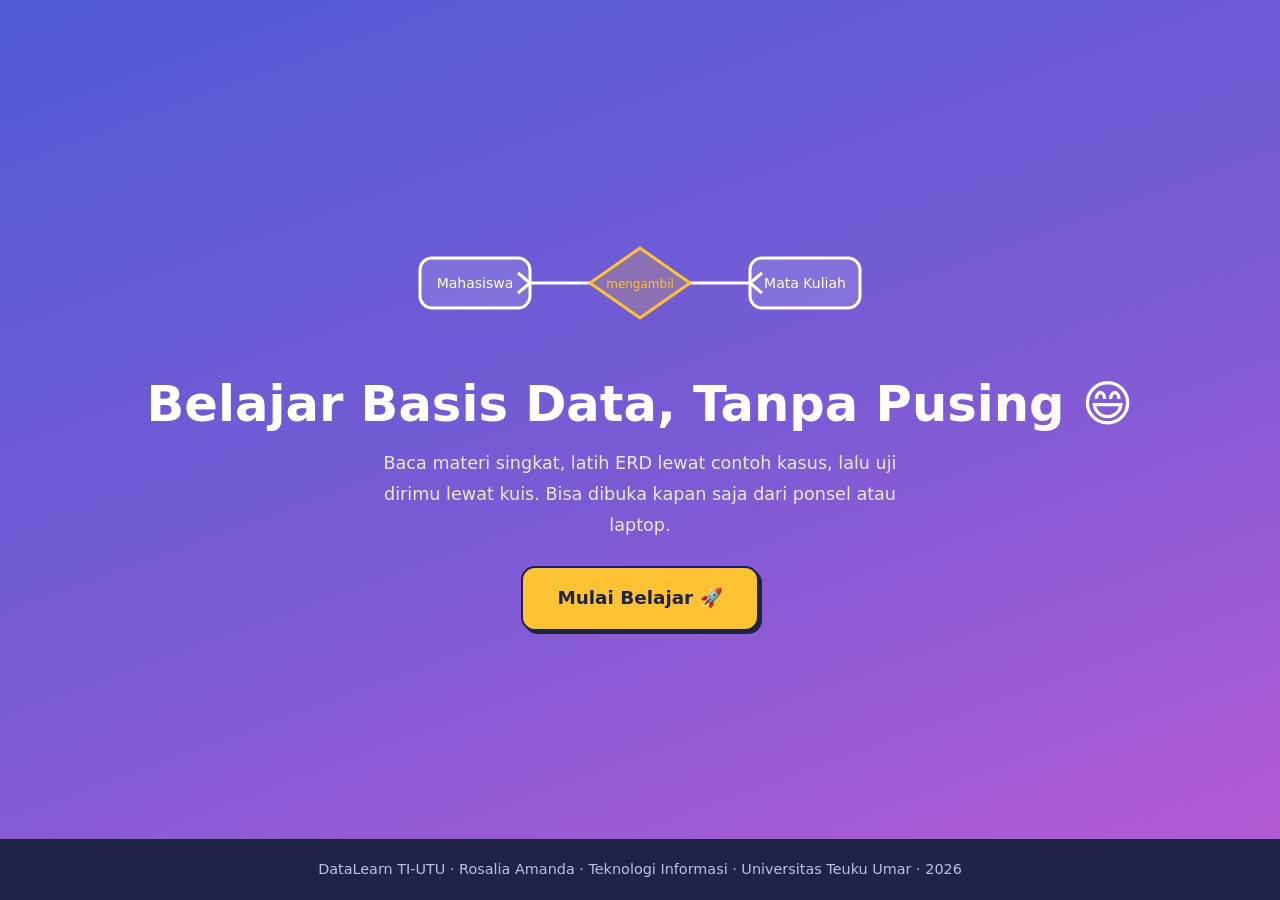
<file: index.html>
<!DOCTYPE html><html lang="id"><head><meta charset="UTF-8"><meta name="viewport" content="width=device-width,initial-scale=1"><title>DataLearn TI-UTU</title><link rel="stylesheet" href="css/style.css"></head>
<body><main class="pembuka">
<svg viewBox="0 0 460 150" fill="none" stroke="#fff" stroke-width="3" aria-hidden="true"><rect x="10" y="50" width="110" height="50" rx="12" fill="#ffffff22"/><rect x="340" y="50" width="110" height="50" rx="12" fill="#ffffff22"/><path d="M120 75h60M280 75h60"/><path d="M180 75l50-35 50 35-50 35z" stroke="#FFC233" fill="#FFC23333"/><path d="M120 75l-12-10M120 75l-12 10M340 75l12-10M340 75l12 10"/><text x="65" y="80" fill="#fff" stroke="none" font-size="14" text-anchor="middle">Mahasiswa</text><text x="395" y="80" fill="#fff" stroke="none" font-size="14" text-anchor="middle">Mata Kuliah</text><text x="230" y="80" fill="#FFC233" stroke="none" font-size="12" text-anchor="middle">mengambil</text></svg>
<h1>Belajar Basis Data, Tanpa Pusing 😄</h1><p>Baca materi singkat, latih ERD lewat contoh kasus, lalu uji dirimu lewat kuis. Bisa dibuka kapan saja dari ponsel atau laptop.</p>
<a class="btn" href="beranda.html">Mulai Belajar 🚀</a></main>
<footer>DataLearn TI-UTU · Rosalia Amanda · Teknologi Informasi · Universitas Teuku Umar · 2026</footer></body></html>
</file>
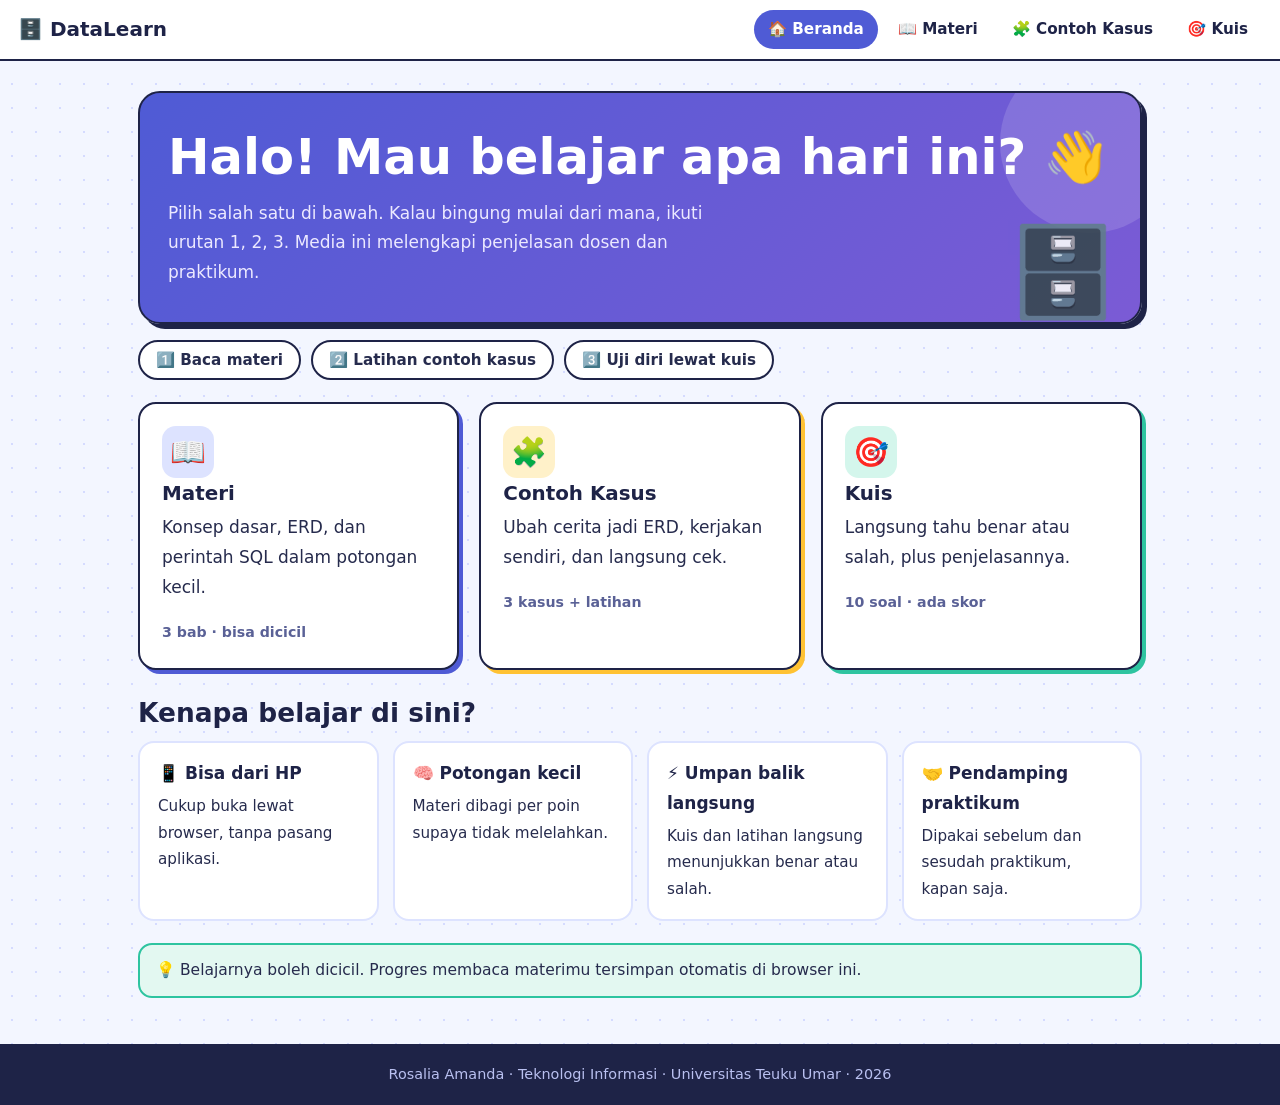
<file: beranda.html>
<!DOCTYPE html><html lang="id"><head><meta charset="UTF-8"><meta name="viewport" content="width=device-width,initial-scale=1"><title>Beranda | DataLearn</title><link rel="stylesheet" href="css/style.css"></head>
<body><main>
<section class="hero"><span class="hero-ik">🗄️</span><h1>Halo! Mau belajar apa hari ini? 👋</h1><p>Pilih salah satu di bawah. Kalau bingung mulai dari mana, ikuti urutan 1, 2, 3. Media ini melengkapi penjelasan dosen dan praktikum.</p></section>
<ul class="alur"><li>1️⃣ Baca materi</li><li>2️⃣ Latihan contoh kasus</li><li>3️⃣ Uji diri lewat kuis</li></ul>
<div class="grid">
<a class="kartu" href="materi.html"><span class="ik">📖</span><h3>Materi</h3><p>Konsep dasar, ERD, dan perintah SQL dalam potongan kecil.</p><small>3 bab · bisa dicicil</small></a>
<a class="kartu k2" href="kasus.html"><span class="ik">🧩</span><h3>Contoh Kasus</h3><p>Ubah cerita jadi ERD, kerjakan sendiri, dan langsung cek.</p><small>3 kasus + latihan</small></a>
<a class="kartu k3" href="kuis.html"><span class="ik">🎯</span><h3>Kuis</h3><p>Langsung tahu benar atau salah, plus penjelasannya.</p><small>10 soal · ada skor</small></a>
</div>
<h2 style="margin-top:26px">Kenapa belajar di sini?</h2><div class="fitur"><div><b>📱 Bisa dari HP</b><p>Cukup buka lewat browser, tanpa pasang aplikasi.</p></div><div><b>🧠 Potongan kecil</b><p>Materi dibagi per poin supaya tidak melelahkan.</p></div><div><b>⚡ Umpan balik langsung</b><p>Kuis dan latihan langsung menunjukkan benar atau salah.</p></div><div><b>🤝 Pendamping praktikum</b><p>Dipakai sebelum dan sesudah praktikum, kapan saja.</p></div></div><div class="tip">Belajarnya boleh dicicil. Progres membaca materimu tersimpan otomatis di browser ini.</div>
</main>
<script src="js/materi.js"></script><script src="js/app.js"></script></body></html>
</file>
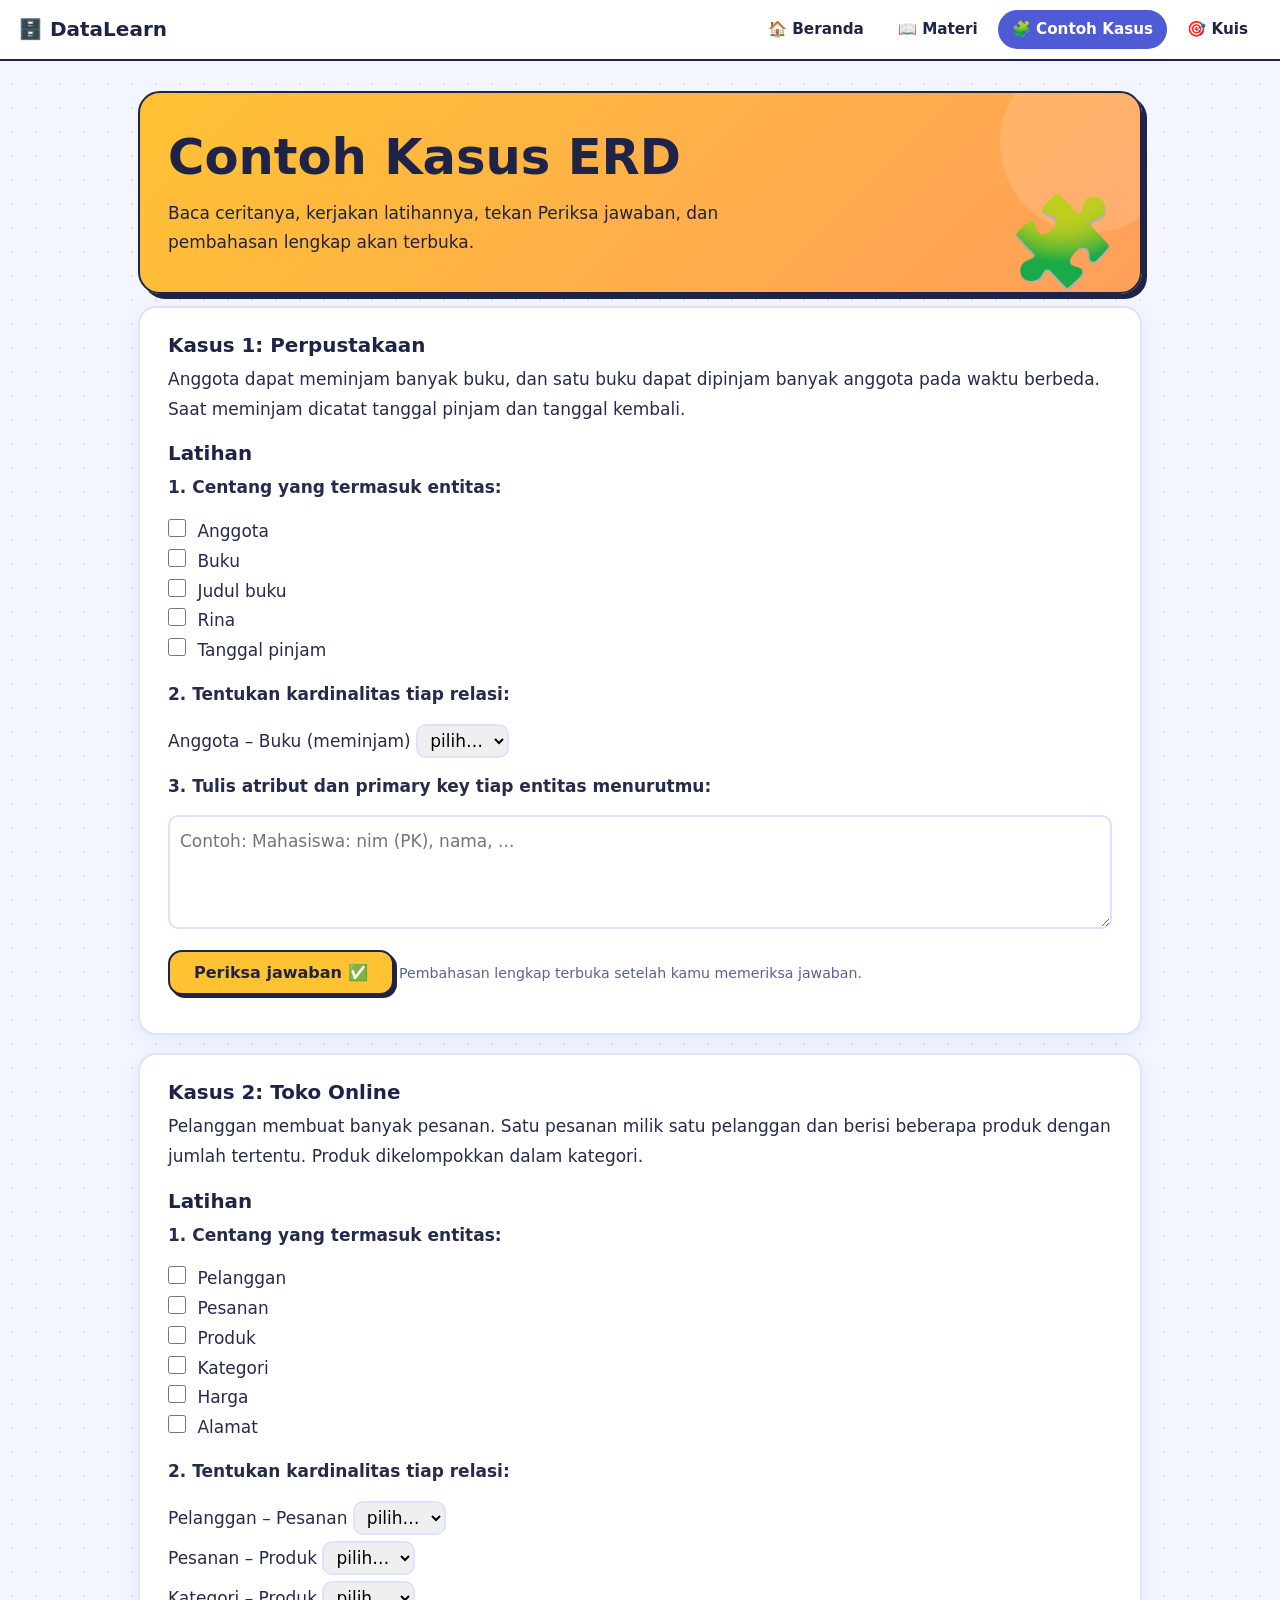
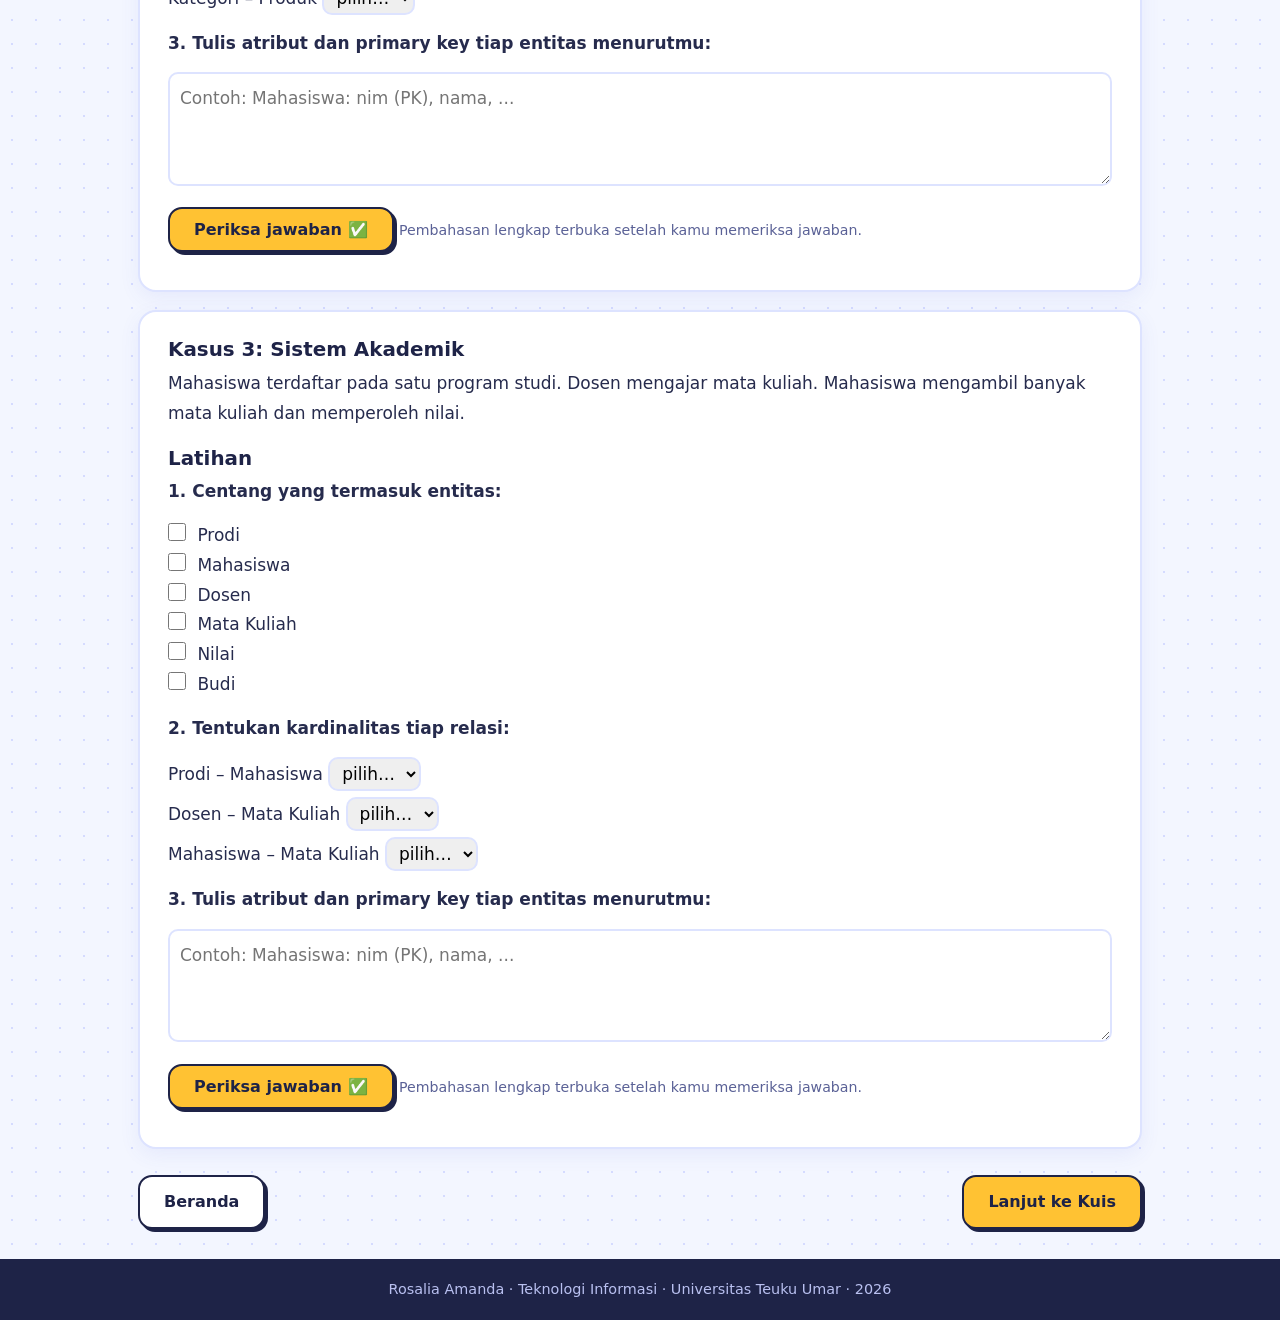
<file: kasus.html>
<!DOCTYPE html><html lang="id"><head><meta charset="UTF-8"><meta name="viewport" content="width=device-width,initial-scale=1"><title>Contoh Kasus | DataLearn</title><link rel="stylesheet" href="css/style.css"></head>
<body><main><section class="hero h2"><span class="hero-ik">🧩</span><h1>Contoh Kasus ERD</h1><p>Baca ceritanya, kerjakan latihannya, tekan Periksa jawaban, dan pembahasan lengkap akan terbuka.</p></section><div id="kasus"></div><div class="navbtn"><a class="btn alt" href="beranda.html">Beranda</a><a class="btn" href="kuis.html">Lanjut ke Kuis</a></div></main>
<script src="js/materi.js"></script><script src="js/app.js"></script></body></html>
</file>
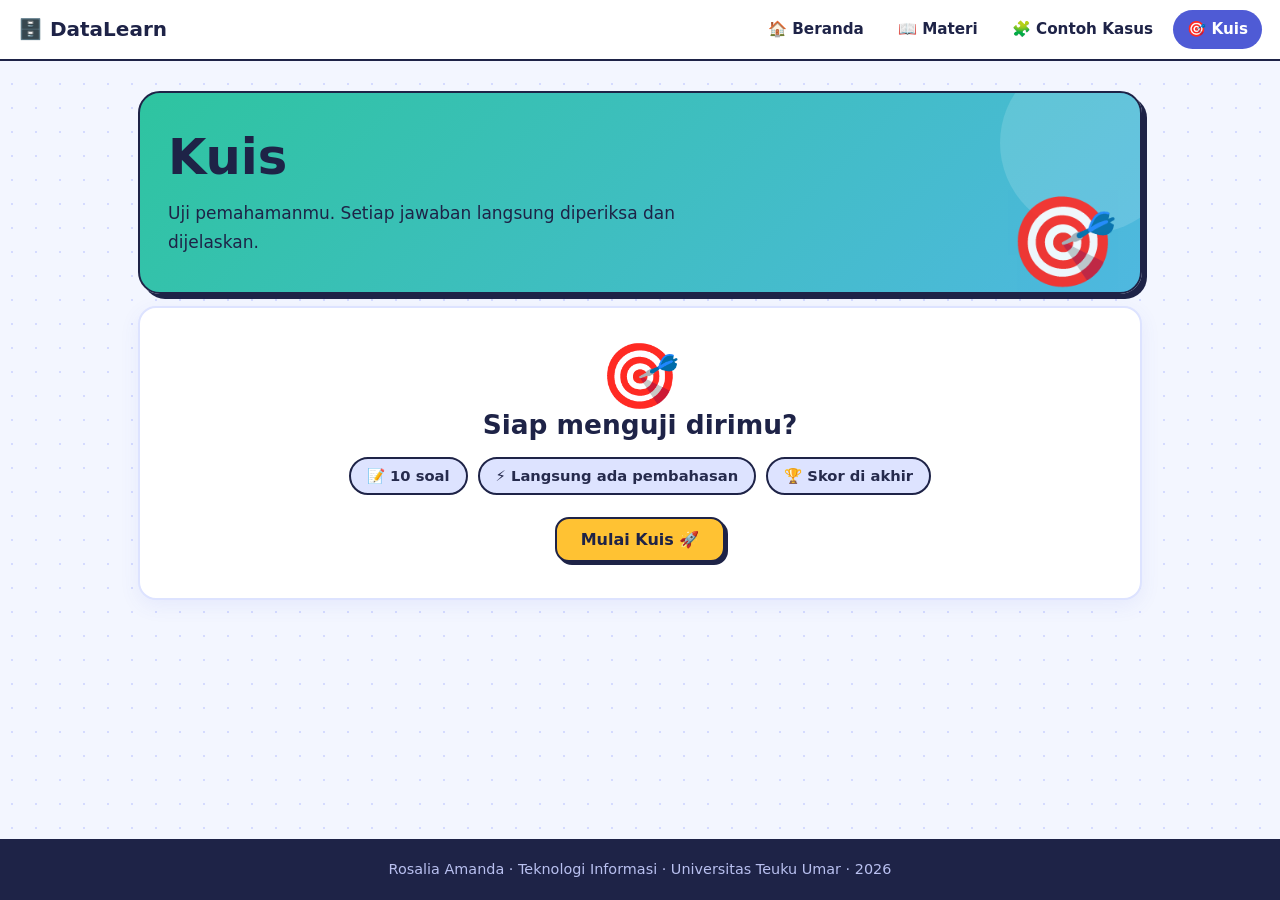
<file: kuis.html>
<!DOCTYPE html><html lang="id"><head><meta charset="UTF-8"><meta name="viewport" content="width=device-width,initial-scale=1"><title>Kuis | DataLearn</title><link rel="stylesheet" href="css/style.css"></head>
<body><main><section class="hero h3"><span class="hero-ik">🎯</span><h1>Kuis</h1><p>Uji pemahamanmu. Setiap jawaban langsung diperiksa dan dijelaskan.</p></section><div class="isi" id="kuis"></div></main>
<script src="js/materi.js"></script><script src="js/soal.js"></script><script src="js/kuis.js"></script><script src="js/app.js"></script></body></html>
</file>
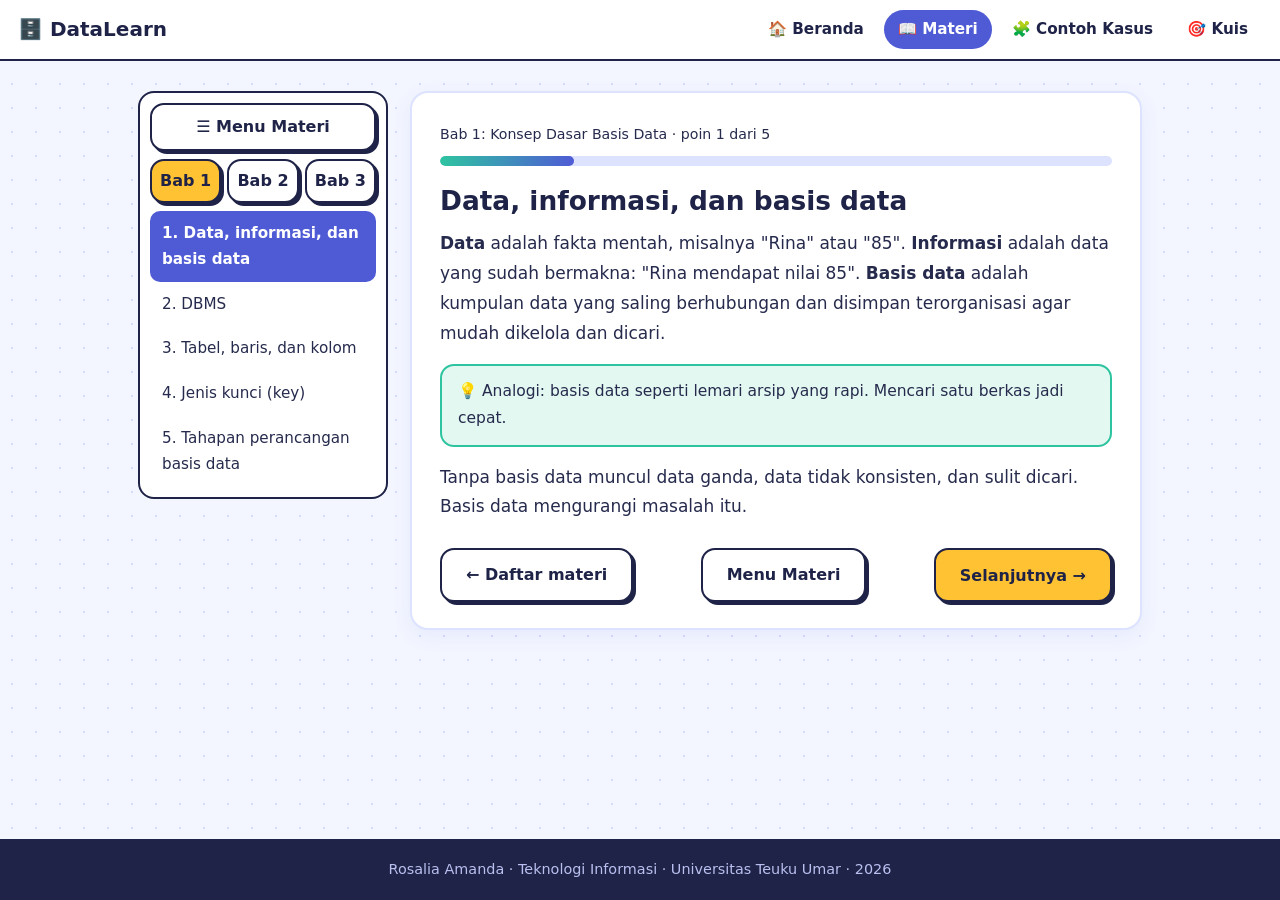
<file: materi-bab1.html>
<!DOCTYPE html><html lang="id"><head><meta charset="UTF-8"><meta name="viewport" content="width=device-width,initial-scale=1"><title>Bab 1 | DataLearn</title><link rel="stylesheet" href="css/style.css"></head>
<body data-bab="1"><main><div class="belajar"><aside class="daftar" id="daftar"></aside><article class="isi" id="isi"></article></div></main>
<script src="js/materi.js"></script><script src="js/app.js"></script></body></html>
</file>
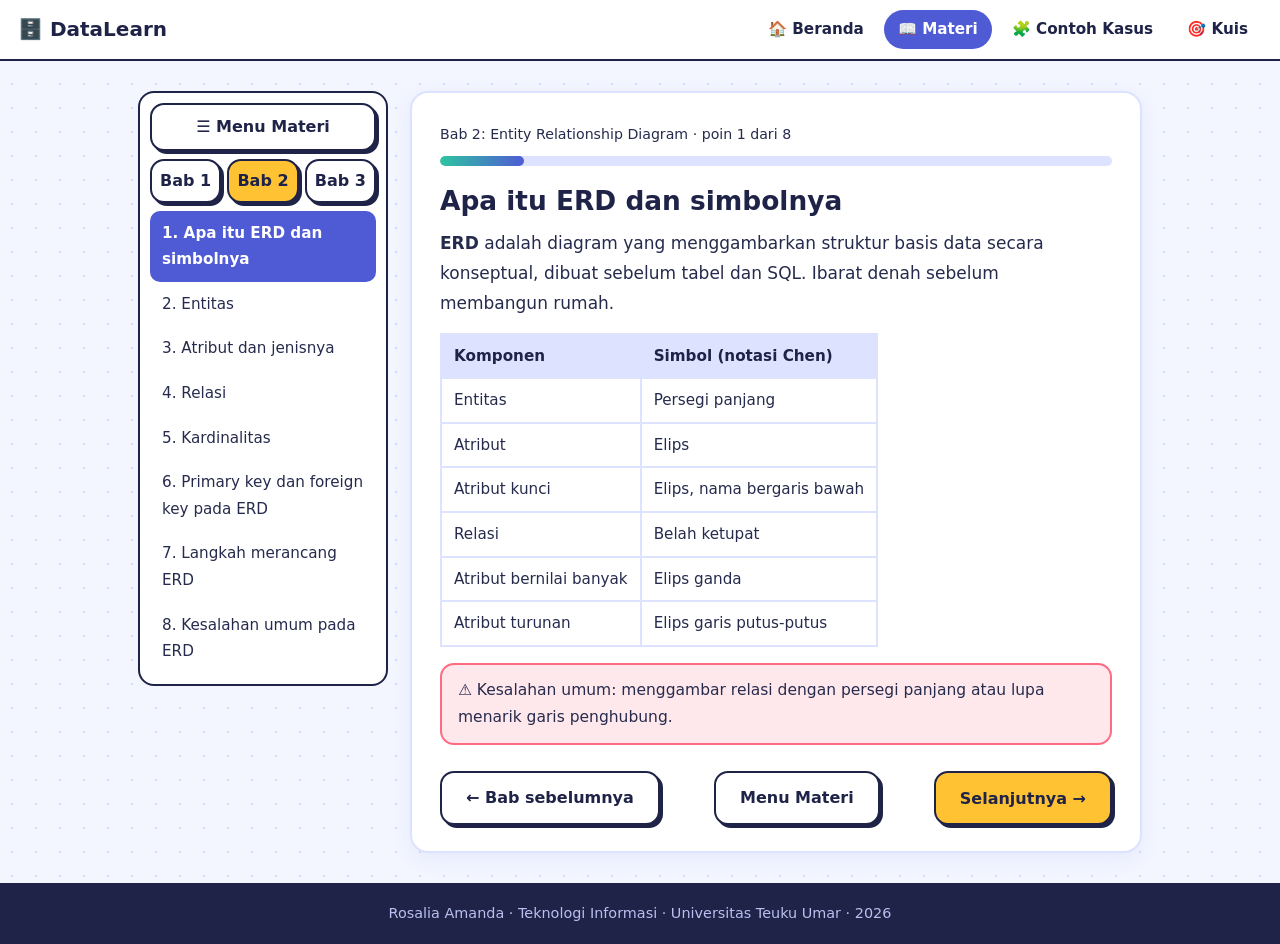
<file: materi-bab2.html>
<!DOCTYPE html><html lang="id"><head><meta charset="UTF-8"><meta name="viewport" content="width=device-width,initial-scale=1"><title>Bab 2 | DataLearn</title><link rel="stylesheet" href="css/style.css"></head>
<body data-bab="2"><main><div class="belajar"><aside class="daftar" id="daftar"></aside><article class="isi" id="isi"></article></div></main>
<script src="js/materi.js"></script><script src="js/app.js"></script></body></html>
</file>
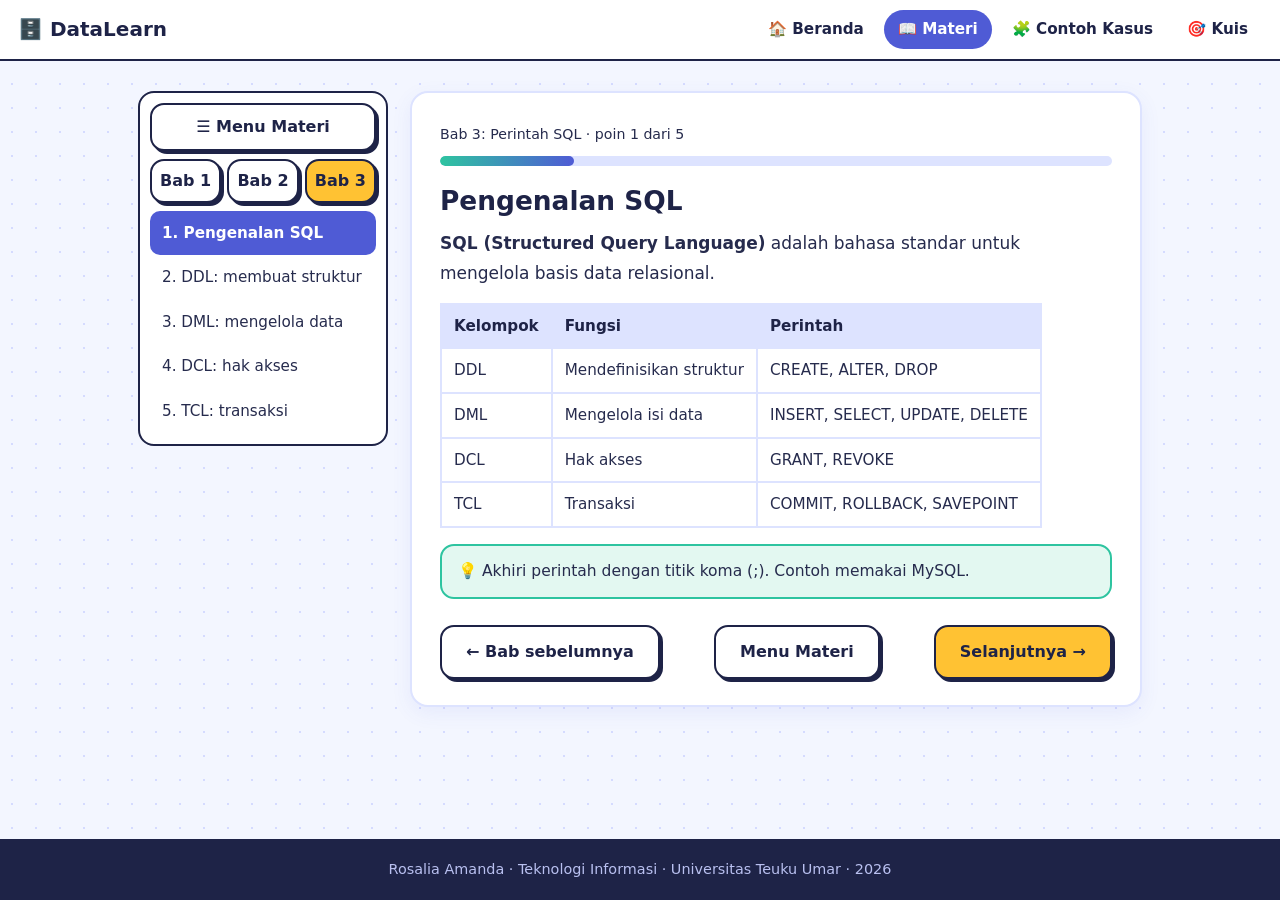
<file: materi-bab3.html>
<!DOCTYPE html><html lang="id"><head><meta charset="UTF-8"><meta name="viewport" content="width=device-width,initial-scale=1"><title>Bab 3 | DataLearn</title><link rel="stylesheet" href="css/style.css"></head>
<body data-bab="3"><main><div class="belajar"><aside class="daftar" id="daftar"></aside><article class="isi" id="isi"></article></div></main>
<script src="js/materi.js"></script><script src="js/app.js"></script></body></html>
</file>
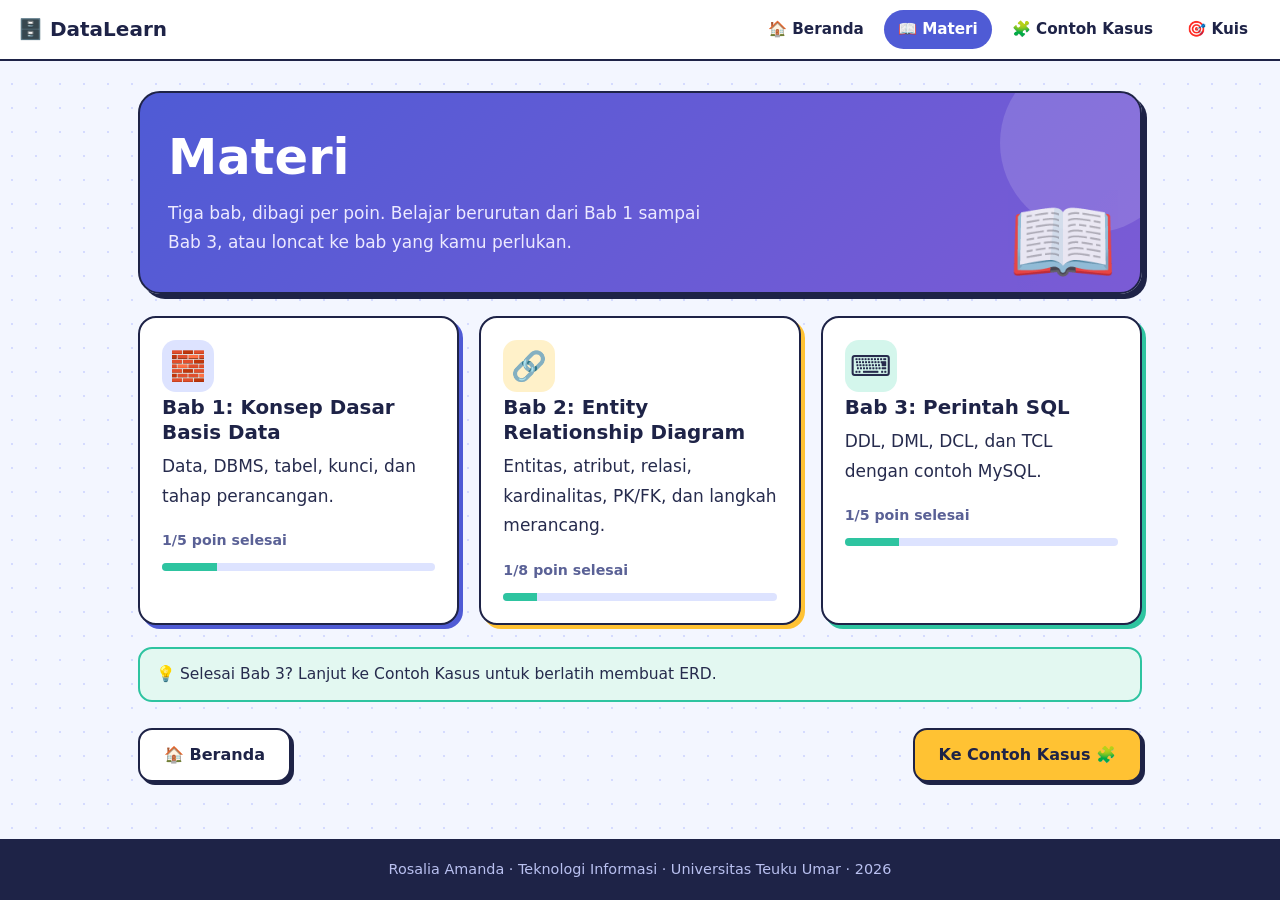
<file: materi.html>
<!DOCTYPE html><html lang="id"><head><meta charset="UTF-8"><meta name="viewport" content="width=device-width,initial-scale=1"><title>Materi | DataLearn</title><link rel="stylesheet" href="css/style.css"></head>
<body><main><section class="hero"><span class="hero-ik">📖</span><h1>Materi</h1><p>Tiga bab, dibagi per poin. Belajar berurutan dari Bab 1 sampai Bab 3, atau loncat ke bab yang kamu perlukan.</p></section><div class="grid" id="babs"></div><div class="tip">Selesai Bab 3? Lanjut ke Contoh Kasus untuk berlatih membuat ERD.</div><div class="navbtn"><a class="btn alt" href="beranda.html">🏠 Beranda</a><a class="btn" href="kasus.html">Ke Contoh Kasus 🧩</a></div></main>
<script src="js/materi.js"></script><script src="js/app.js"></script></body></html>
</file>
<file: css/style.css>
:root{--ink:#1E2347;--bg:#F3F6FF;--card:#fff;--pri:#4F5BD5;--mint:#2EC4A0;--sun:#FFC233;--coral:#FF6B81;--ok:#1FA37F;--bad:#E0425A;--line:#DDE3FF;--tx:#262b4d}
*{box-sizing:border-box;margin:0}
body{font:17px/1.75 "Trebuchet MS","Segoe UI",system-ui,sans-serif;background:var(--bg);color:var(--tx);min-height:100vh;display:flex;flex-direction:column}
main{flex:1;width:min(1040px,100%);margin:0 auto;padding:30px 18px}
h1,h2,h3{color:var(--ink);line-height:1.25}
h1{font-size:clamp(2rem,6vw,3.1rem)}h2{font-size:1.65rem;margin-bottom:12px}h3{margin:18px 0 6px}
p,ul,ol,table,pre,details{margin-bottom:14px}ul,ol{padding-left:24px}li{margin-bottom:4px}
a{color:var(--pri)}
:focus-visible{outline:3px solid var(--coral);outline-offset:2px}
.nav{position:sticky;top:0;z-index:9;background:#fff;border-bottom:2px solid var(--ink);display:flex;align-items:center;gap:16px;padding:10px 18px;flex-wrap:wrap}
.brand{color:var(--ink);font-weight:800;font-size:1.25rem;text-decoration:none;margin-right:auto}
.nav nav{display:flex;gap:6px;flex-wrap:wrap}.nav nav a{color:var(--ink);text-decoration:none;padding:6px 14px;border-radius:999px;font-weight:700;font-size:.95rem}
.nav nav a:hover{background:var(--line)}.nav nav a[aria-current]{background:var(--pri);color:#fff}
.burger{display:none;background:none;border:2px solid var(--ink);border-radius:10px;color:var(--ink);font-size:1.3rem;padding:0 10px}
@media(max-width:680px){.burger{display:block}.nav nav{display:none;width:100%;flex-direction:column}.nav.open nav{display:flex}}
footer{background:var(--ink);color:#b9c0f0;text-align:center;padding:18px;font-size:.9rem}
.btn{display:inline-block;background:var(--sun);color:var(--ink);font-weight:800;border:2px solid var(--ink);border-radius:14px;padding:11px 24px;font-size:1rem;font-family:inherit;cursor:pointer;text-decoration:none;box-shadow:3px 3px 0 var(--ink);transition:transform .12s,box-shadow .12s}
.btn:hover{transform:translate(-2px,-2px);box-shadow:5px 5px 0 var(--ink)}.btn:active{transform:translate(2px,2px);box-shadow:1px 1px 0 var(--ink)}
.btn.alt{background:#fff}.btn[disabled]{opacity:.4;cursor:not-allowed}
.pembuka{background:linear-gradient(160deg,#4F5BD5 0%,#7B5BD5 55%,#B45BD5 100%);color:#fff;text-align:center;justify-content:center;align-items:center;display:flex;flex-direction:column;flex:1;padding:40px 20px;width:100%;max-width:none}
.pembuka h1{color:#fff;margin:10px 0 12px}.pembuka p{max-width:520px;color:#ece9ff;margin-bottom:26px;font-size:1.1rem}
.pembuka svg{width:min(460px,90%);margin-bottom:6px;animation:ambang 4s ease-in-out infinite}
@keyframes ambang{50%{transform:translateY(-8px)}}
.pembuka .btn{font-size:1.15rem;padding:14px 34px}
.grid{display:grid;gap:20px;grid-template-columns:repeat(auto-fit,minmax(250px,1fr));margin:22px 0}
.kartu{background:var(--card);border:2px solid var(--ink);border-radius:18px;padding:22px;text-decoration:none;color:inherit;display:block;box-shadow:4px 4px 0 var(--pri);transition:transform .12s,box-shadow .12s}
.kartu:hover{transform:translate(-2px,-2px);box-shadow:7px 7px 0 var(--pri)}.kartu h3{margin-top:4px}.kartu small{color:#5a6196;font-weight:700}
.kartu .ik{display:inline-grid;place-items:center;width:52px;height:52px;border-radius:14px;background:var(--line);font-size:1.8rem}
.kartu.k2{box-shadow:4px 4px 0 var(--sun)}.kartu.k2:hover{box-shadow:7px 7px 0 var(--sun)}.kartu.k2 .ik{background:#fff1c9}
.kartu.k3{box-shadow:4px 4px 0 var(--mint)}.kartu.k3:hover{box-shadow:7px 7px 0 var(--mint)}.kartu.k3 .ik{background:#d4f6ec}
.mini{height:8px;background:var(--line);border-radius:9px;margin-top:8px;overflow:hidden}.mini i{display:block;height:100%;background:var(--mint)}
.hero{background:linear-gradient(135deg,#4F5BD5,#7B5BD5);color:#fff;border:2px solid var(--ink);border-radius:22px;padding:34px 28px;margin-bottom:12px;box-shadow:5px 5px 0 var(--ink);position:relative;overflow:hidden}
.hero::after{content:"";position:absolute;right:-40px;top:-40px;width:180px;height:180px;border-radius:50%;background:rgba(255,255,255,.14)}
.hero h1{color:#fff}.hero p{color:#ece9ff;max-width:560px;margin:10px 0 0}
.alur{display:flex;gap:10px;flex-wrap:wrap;margin:16px 0;padding:0;list-style:none}
.alur li{background:#fff;border:2px solid var(--ink);border-radius:999px;padding:5px 16px;font-size:.95rem;font-weight:700;margin:0}
.belajar{display:grid;grid-template-columns:250px 1fr;gap:22px}
@media(max-width:820px){.belajar{grid-template-columns:1fr}}
.daftar{background:#fff;border:2px solid var(--ink);border-radius:16px;padding:10px;align-self:start;position:sticky;top:76px}
.daftar button{display:block;width:100%;text-align:left;background:none;border:0;padding:9px 12px;border-radius:10px;font:inherit;font-size:.95rem;cursor:pointer;color:var(--tx)}
.daftar button:hover{background:var(--line)}.daftar button.on{background:var(--pri);color:#fff;font-weight:700}
.isi{background:#fff;border:2px solid var(--line);border-radius:18px;padding:26px 28px;min-width:0;box-shadow:0 6px 20px rgba(79,91,213,.08)}
.bar{height:10px;background:var(--line);border-radius:9px;margin:8px 0 18px;overflow:hidden}.bar i{display:block;height:100%;background:linear-gradient(90deg,var(--mint),var(--pri));border-radius:9px;transition:width .35s}
.navbtn{display:flex;justify-content:space-between;gap:12px;margin-top:26px;flex-wrap:wrap}
pre{background:var(--ink);color:#e0e5ff;padding:16px;border-radius:14px;overflow-x:auto;font:14px/1.6 Consolas,monospace}
table{border-collapse:collapse;width:100%;display:block;overflow-x:auto}th,td{border:2px solid var(--line);padding:8px 12px;text-align:left;font-size:.95rem}th{background:var(--line);color:var(--ink)}
.tip,.awas{border-radius:14px;padding:12px 16px;margin:16px 0;font-size:.97rem}
.tip{background:#e3f8f1;border:2px solid var(--mint)}.tip::before{content:"💡 "}
.awas{background:#ffe8ec;border:2px solid var(--coral)}.awas::before{content:"⚠️ "}
details{background:#fff;border:2px solid var(--ink);border-radius:14px;padding:12px 16px}summary{cursor:pointer;font-weight:800;color:var(--ink)}
label{cursor:pointer}input[type=checkbox]{width:18px;height:18px;accent-color:var(--pri);margin-right:6px}
select,textarea{border:2px solid var(--line);border-radius:10px}select:focus,textarea:focus{border-color:var(--pri);outline:0}
.opsi{display:block;width:100%;text-align:left;background:#fff;border:2px solid var(--ink);border-radius:14px;padding:13px 18px;margin:10px 0;font:inherit;cursor:pointer;box-shadow:3px 3px 0 var(--line);transition:transform .1s}
.opsi:hover:not([disabled]){transform:translateX(4px);border-color:var(--pri);background:#f1f3ff}
.opsi.benar{border-color:var(--ok);background:#dff7ee;box-shadow:3px 3px 0 var(--ok)}.opsi.salah{border-color:var(--bad);background:#ffe8ec;box-shadow:3px 3px 0 var(--bad)}
.skor{font-size:4.5rem;font-weight:800;color:var(--pri);line-height:1}
.stat{display:flex;gap:14px;flex-wrap:wrap;margin:18px 0}.stat div{flex:1;min-width:130px;border-radius:14px;padding:14px;text-align:center;font-weight:800;border:2px solid var(--ink)}
.stat .b{background:#dff7ee;color:var(--ok)}.stat .s{background:#ffe8ec;color:var(--bad)}.stat .t{background:var(--line);color:var(--ink)}
.konfeti{position:fixed;top:-30px;font-size:1.6rem;pointer-events:none;z-index:99;animation:jatuh 2.6s linear forwards}
@keyframes jatuh{to{transform:translateY(110vh) rotate(540deg)}}
@media(prefers-reduced-motion:reduce){*{animation:none!important;transition:none!important}}

body{background-image:radial-gradient(#d5dbff 1.3px,transparent 1.3px);background-size:24px 24px}
.hero-ik{position:absolute;right:22px;bottom:6px;font-size:5.5rem;opacity:.9;z-index:1;line-height:1}
.hero h1,.hero p{position:relative;z-index:2}
.hero.h2{background:linear-gradient(135deg,#FFC233,#FF9F5B)}.hero.h2 h1,.hero.h2 p{color:var(--ink)}
.hero.h3{background:linear-gradient(135deg,#2EC4A0,#4FB8E0)}.hero.h3 h1,.hero.h3 p{color:var(--ink)}
.fitur{display:grid;gap:14px;grid-template-columns:repeat(auto-fit,minmax(220px,1fr));margin:12px 0 22px}
.fitur div{background:#fff;border:2px solid var(--line);border-radius:16px;padding:16px 18px}.fitur b{color:var(--ink)}.fitur p{margin:4px 0 0;font-size:.95rem}
.mulai{text-align:center;padding:10px 0}.mulai .besar{font-size:4rem;line-height:1}
.chips{display:flex;gap:10px;justify-content:center;flex-wrap:wrap;margin:16px 0 22px}.chips span{background:var(--line);border:2px solid var(--ink);border-radius:999px;padding:4px 16px;font-weight:700;font-size:.92rem}
@media(max-width:820px){
.daftar{position:static;display:flex;gap:6px;overflow-x:auto;padding:8px}
.daftar>*{flex:none;white-space:nowrap;width:auto!important;margin:0!important}
.daftar>div{display:flex;gap:6px}
.daftar .btn{padding:6px 14px!important}
.hero-ik{font-size:3.4rem;right:12px}.hero{padding:26px 20px}
.isi{padding:20px 18px}.navbtn .btn{flex:1;text-align:center}}
</file>
